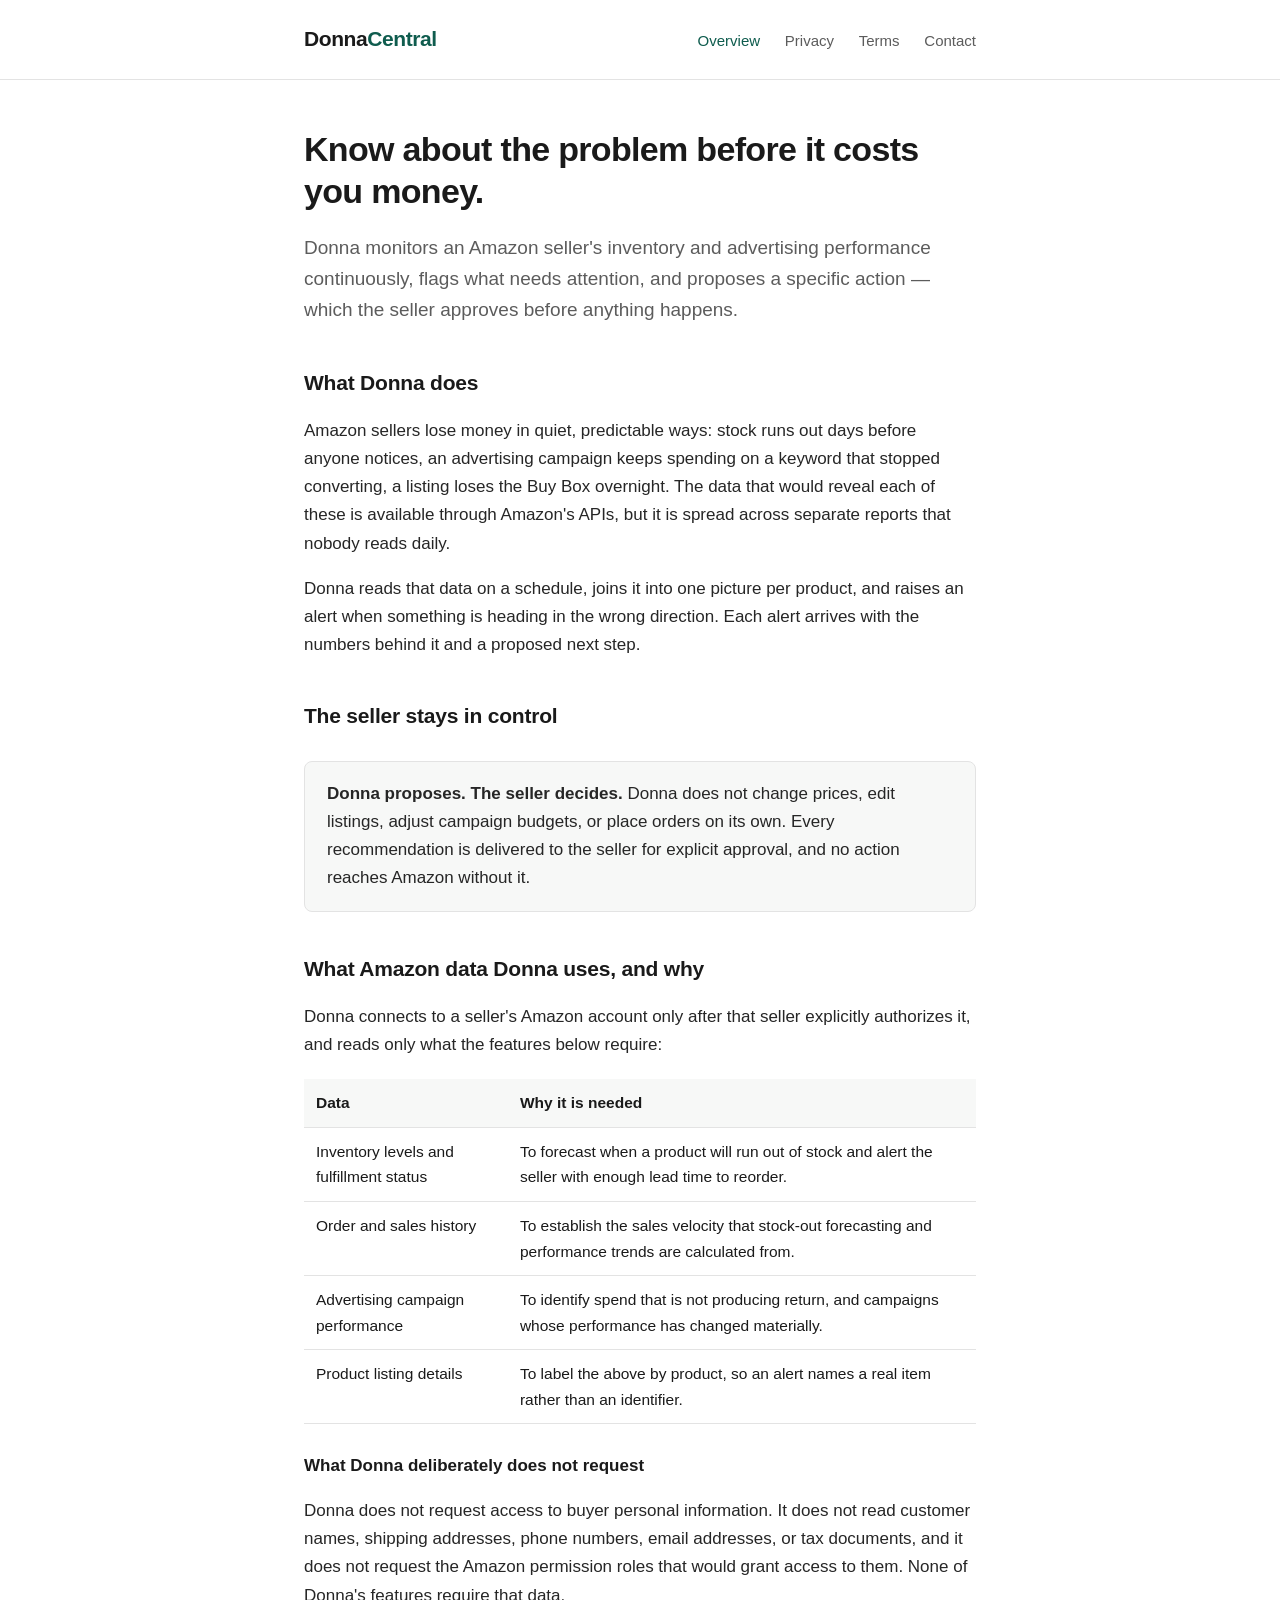
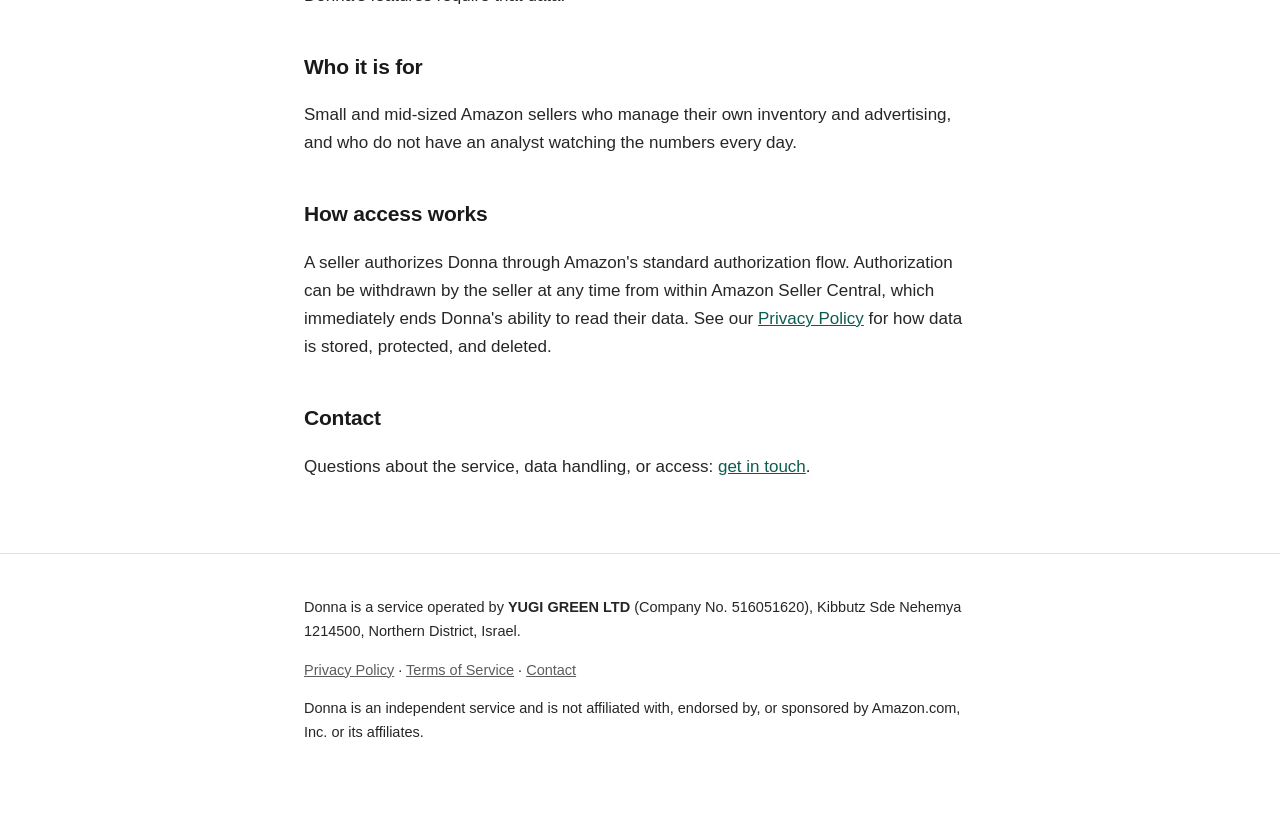
<file: index.html>
<!DOCTYPE html>
<html lang="en">
<head>
<meta charset="utf-8">
<meta name="viewport" content="width=device-width, initial-scale=1">
<title>Donna — Inventory and advertising monitoring for Amazon sellers</title>
<meta name="description" content="Donna monitors Amazon inventory and advertising performance, alerts sellers before problems cost money, and proposes actions the seller approves.">
<link rel="stylesheet" href="style.css">
</head>
<body>

<header>
  <div class="wrap">
    <a class="logo" href="/">Donna<span>Central</span></a>
    <nav>
      <a href="/" class="active">Overview</a>
      <a href="/privacy.html">Privacy</a>
      <a href="/terms.html">Terms</a>
      <a href="/contact.html">Contact</a>
    </nav>
  </div>
</header>

<main class="wrap">

  <h1>Know about the problem before it costs you money.</h1>
  <p class="lead">Donna monitors an Amazon seller's inventory and advertising performance continuously, flags what needs attention, and proposes a specific action &mdash; which the seller approves before anything happens.</p>

  <h2>What Donna does</h2>
  <p>Amazon sellers lose money in quiet, predictable ways: stock runs out days before anyone notices, an advertising campaign keeps spending on a keyword that stopped converting, a listing loses the Buy Box overnight. The data that would reveal each of these is available through Amazon's APIs, but it is spread across separate reports that nobody reads daily.</p>

  <p>Donna reads that data on a schedule, joins it into one picture per product, and raises an alert when something is heading in the wrong direction. Each alert arrives with the numbers behind it and a proposed next step.</p>

  <h2>The seller stays in control</h2>
  <div class="box">
    <p><strong>Donna proposes. The seller decides.</strong> Donna does not change prices, edit listings, adjust campaign budgets, or place orders on its own. Every recommendation is delivered to the seller for explicit approval, and no action reaches Amazon without it.</p>
  </div>

  <h2>What Amazon data Donna uses, and why</h2>
  <p>Donna connects to a seller's Amazon account only after that seller explicitly authorizes it, and reads only what the features below require:</p>

  <table>
    <tr>
      <th>Data</th>
      <th>Why it is needed</th>
    </tr>
    <tr>
      <td>Inventory levels and fulfillment status</td>
      <td>To forecast when a product will run out of stock and alert the seller with enough lead time to reorder.</td>
    </tr>
    <tr>
      <td>Order and sales history</td>
      <td>To establish the sales velocity that stock-out forecasting and performance trends are calculated from.</td>
    </tr>
    <tr>
      <td>Advertising campaign performance</td>
      <td>To identify spend that is not producing return, and campaigns whose performance has changed materially.</td>
    </tr>
    <tr>
      <td>Product listing details</td>
      <td>To label the above by product, so an alert names a real item rather than an identifier.</td>
    </tr>
  </table>

  <h3>What Donna deliberately does not request</h3>
  <p>Donna does not request access to buyer personal information. It does not read customer names, shipping addresses, phone numbers, email addresses, or tax documents, and it does not request the Amazon permission roles that would grant access to them. None of Donna's features require that data.</p>

  <h2>Who it is for</h2>
  <p>Small and mid-sized Amazon sellers who manage their own inventory and advertising, and who do not have an analyst watching the numbers every day.</p>

  <h2>How access works</h2>
  <p>A seller authorizes Donna through Amazon's standard authorization flow. Authorization can be withdrawn by the seller at any time from within Amazon Seller Central, which immediately ends Donna's ability to read their data. See our <a href="/privacy.html">Privacy Policy</a> for how data is stored, protected, and deleted.</p>

  <h2>Contact</h2>
  <p>Questions about the service, data handling, or access: <a href="/contact.html">get in touch</a>.</p>

</main>

<footer>
  <div class="wrap">
    <p>Donna is a service operated by <strong>YUGI GREEN LTD</strong> (Company No. 516051620), Kibbutz Sde Nehemya 1214500, Northern District, Israel.</p>
    <p><a href="/privacy.html">Privacy Policy</a> &middot; <a href="/terms.html">Terms of Service</a> &middot; <a href="/contact.html">Contact</a></p>
    <p>Donna is an independent service and is not affiliated with, endorsed by, or sponsored by Amazon.com, Inc. or its affiliates.</p>
  </div>
</footer>

</body>
</html>
</file>
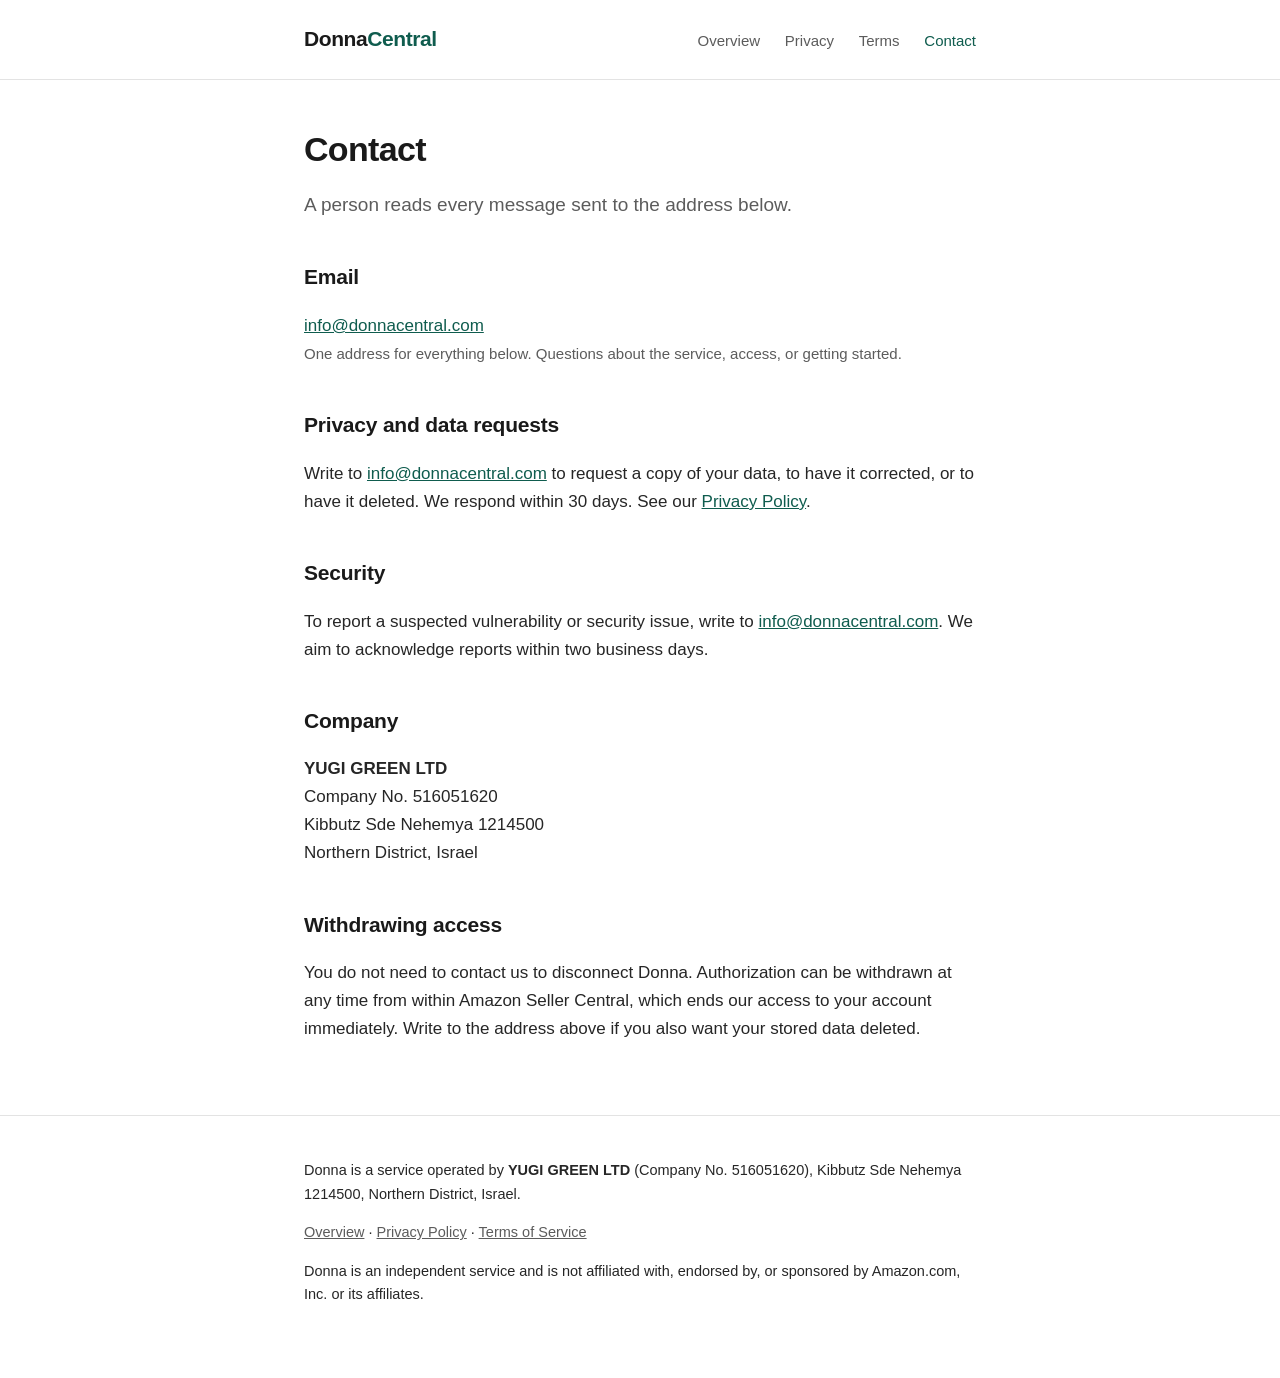
<file: contact.html>
<!DOCTYPE html>
<html lang="en">
<head>
<meta charset="utf-8">
<meta name="viewport" content="width=device-width, initial-scale=1">
<title>Contact — Donna</title>
<meta name="description" content="How to reach the team behind Donna.">
<link rel="stylesheet" href="style.css">
</head>
<body>

<header>
  <div class="wrap">
    <a class="logo" href="/">Donna<span>Central</span></a>
    <nav>
      <a href="/">Overview</a>
      <a href="/privacy.html">Privacy</a>
      <a href="/terms.html">Terms</a>
      <a href="/contact.html" class="active">Contact</a>
    </nav>
  </div>
</header>

<main class="wrap">

  <h1>Contact</h1>
  <p class="lead">A person reads every message sent to the address below.</p>

  <h2>Email</h2>
  <p><a href="mailto:info@donnacentral.com">info@donnacentral.com</a><br>
  <span class="meta">One address for everything below. Questions about the service, access, or getting started.</span></p>

  <h2>Privacy and data requests</h2>
  <p>Write to <a href="mailto:info@donnacentral.com">info@donnacentral.com</a> to request a copy of your data, to have it corrected, or to have it deleted. We respond within 30 days. See our <a href="/privacy.html">Privacy Policy</a>.</p>

  <h2>Security</h2>
  <p>To report a suspected vulnerability or security issue, write to <a href="mailto:info@donnacentral.com">info@donnacentral.com</a>. We aim to acknowledge reports within two business days.</p>

  <h2>Company</h2>
  <p><strong>YUGI GREEN LTD</strong><br>
  Company No. 516051620<br>
  Kibbutz Sde Nehemya 1214500<br>
  Northern District, Israel</p>

  <h2>Withdrawing access</h2>
  <p>You do not need to contact us to disconnect Donna. Authorization can be withdrawn at any time from within Amazon Seller Central, which ends our access to your account immediately. Write to the address above if you also want your stored data deleted.</p>

</main>

<footer>
  <div class="wrap">
    <p>Donna is a service operated by <strong>YUGI GREEN LTD</strong> (Company No. 516051620), Kibbutz Sde Nehemya 1214500, Northern District, Israel.</p>
    <p><a href="/">Overview</a> &middot; <a href="/privacy.html">Privacy Policy</a> &middot; <a href="/terms.html">Terms of Service</a></p>
    <p>Donna is an independent service and is not affiliated with, endorsed by, or sponsored by Amazon.com, Inc. or its affiliates.</p>
  </div>
</footer>

</body>
</html>
</file>
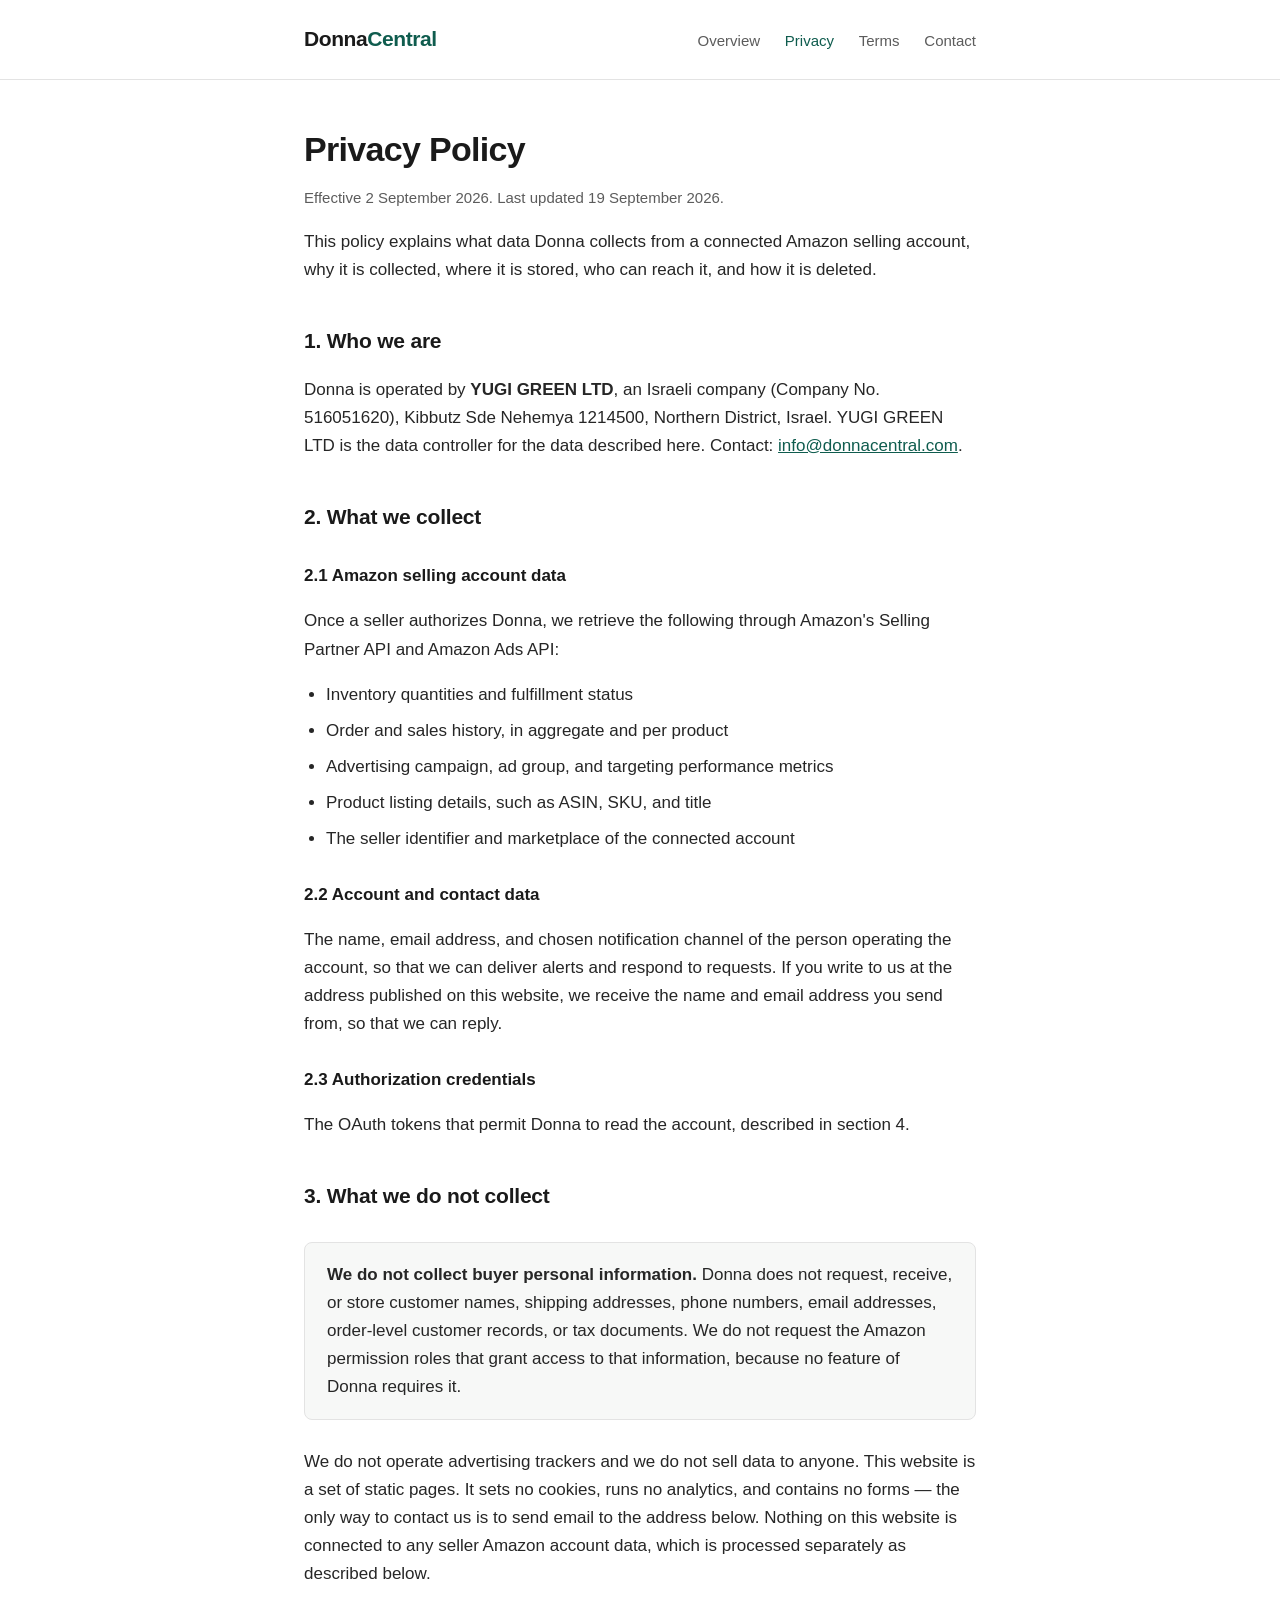
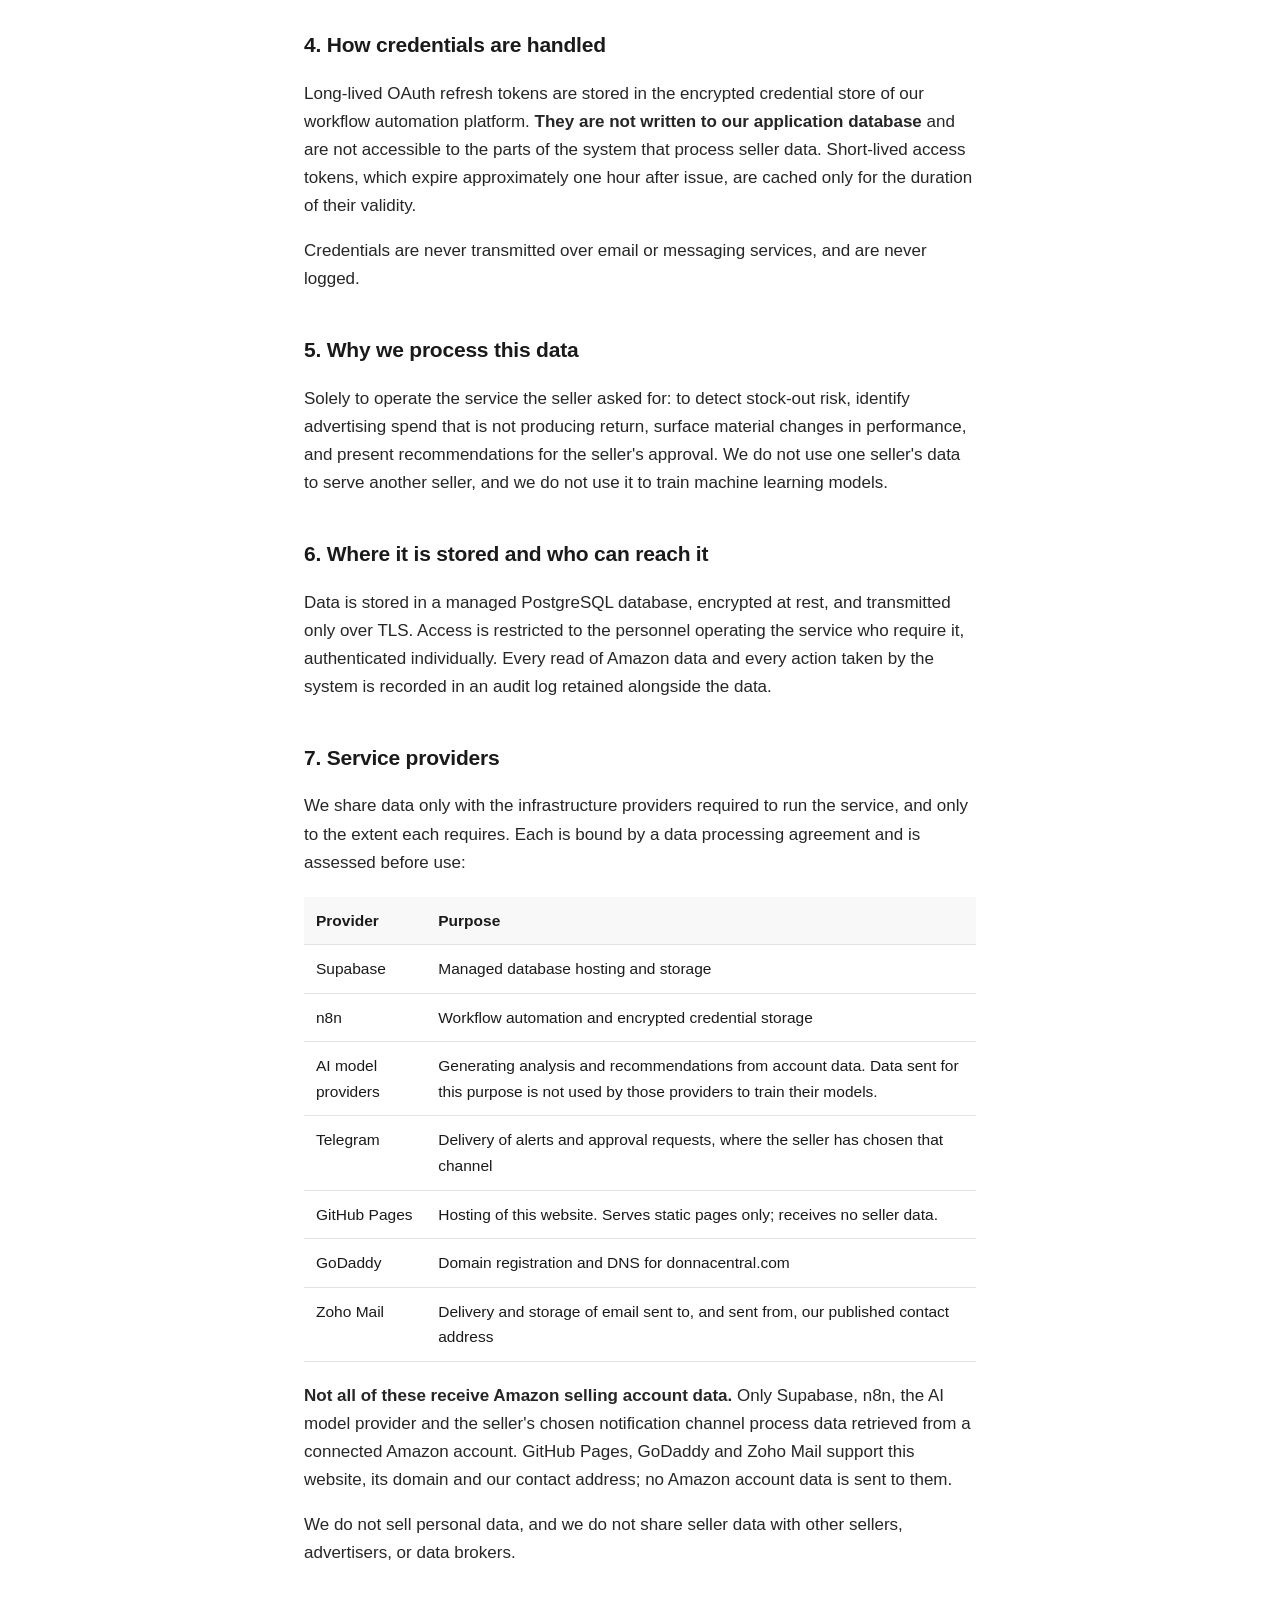
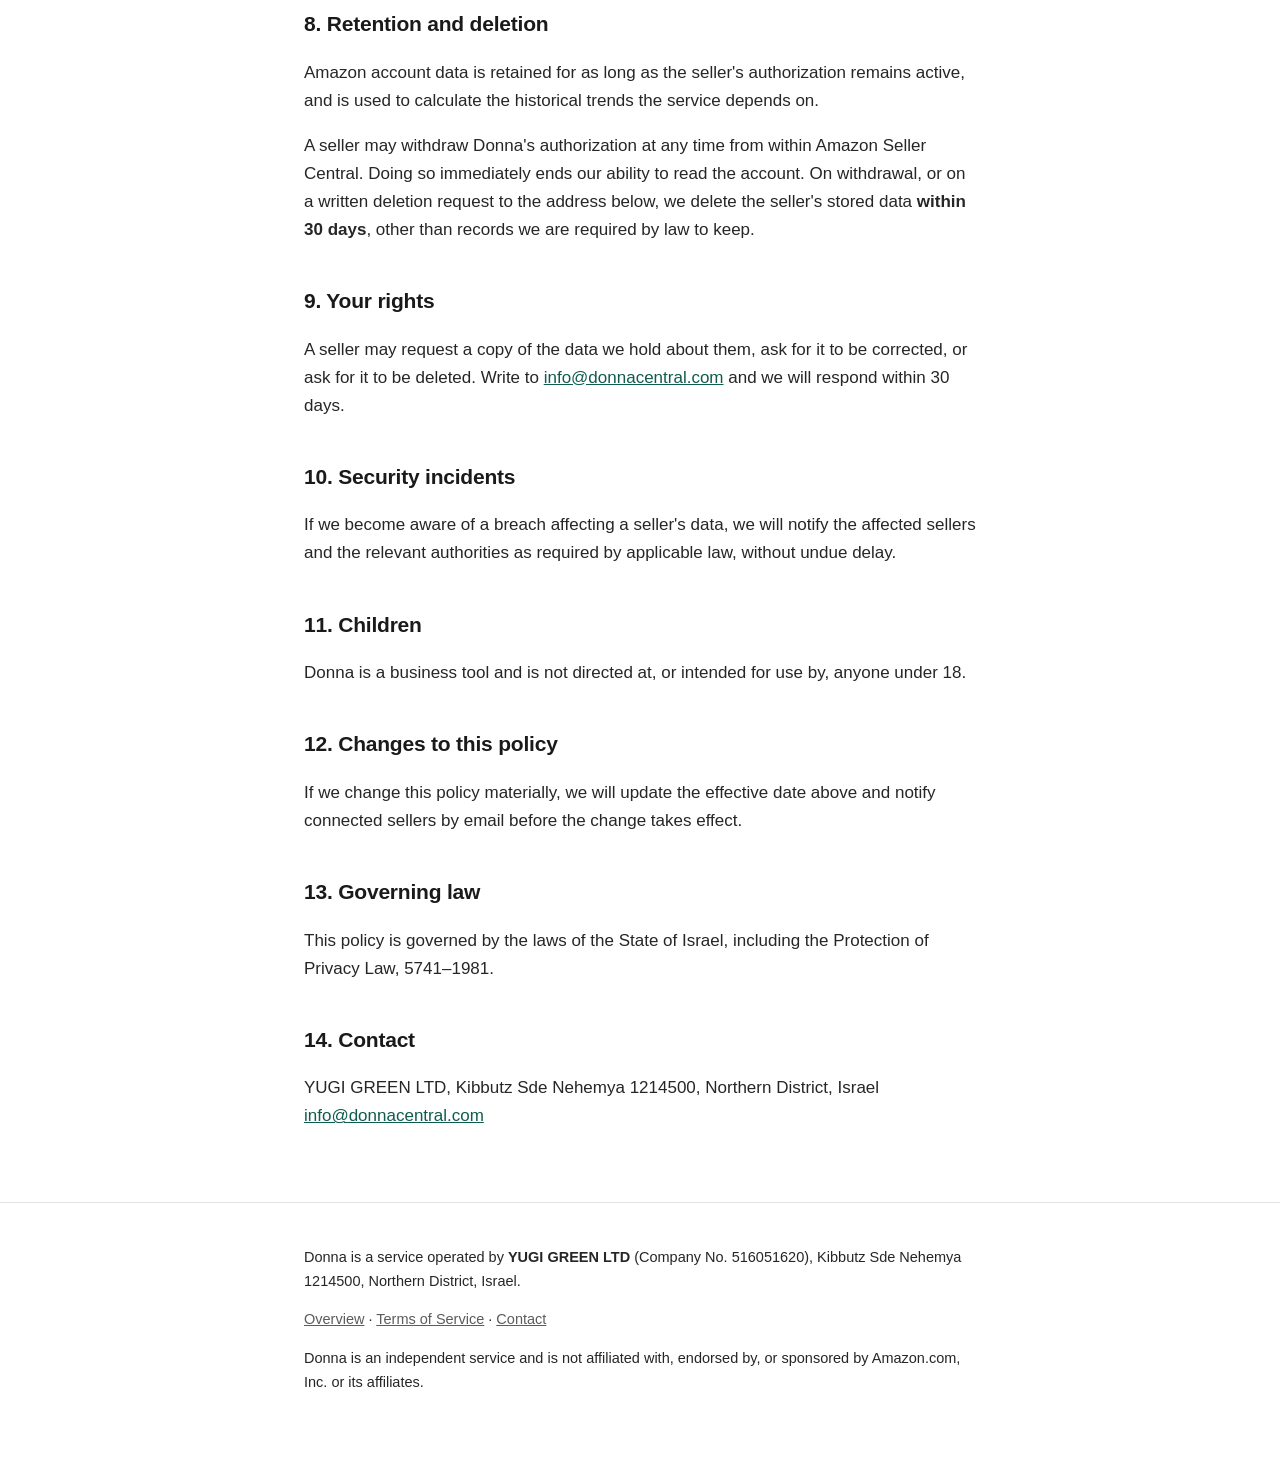
<file: privacy.html>
<!DOCTYPE html>
<html lang="en">
<head>
<meta charset="utf-8">
<meta name="viewport" content="width=device-width, initial-scale=1">
<title>Privacy Policy — Donna</title>
<meta name="description" content="How Donna collects, stores, protects, and deletes Amazon seller data.">
<link rel="stylesheet" href="style.css">
</head>
<body>

<header>
  <div class="wrap">
    <a class="logo" href="/">Donna<span>Central</span></a>
    <nav>
      <a href="/">Overview</a>
      <a href="/privacy.html" class="active">Privacy</a>
      <a href="/terms.html">Terms</a>
      <a href="/contact.html">Contact</a>
    </nav>
  </div>
</header>

<main class="wrap">

  <h1>Privacy Policy</h1>
  <p class="meta">Effective 2 September 2026. Last updated 19 September 2026.</p>

  <p>This policy explains what data Donna collects from a connected Amazon selling account, why it is collected, where it is stored, who can reach it, and how it is deleted.</p>

  <h2>1. Who we are</h2>
  <p>Donna is operated by <strong>YUGI GREEN LTD</strong>, an Israeli company (Company No. 516051620), Kibbutz Sde Nehemya 1214500, Northern District, Israel. YUGI GREEN LTD is the data controller for the data described here. Contact: <a href="mailto:info@donnacentral.com">info@donnacentral.com</a>.</p>

  <h2>2. What we collect</h2>

  <h3>2.1 Amazon selling account data</h3>
  <p>Once a seller authorizes Donna, we retrieve the following through Amazon's Selling Partner API and Amazon Ads API:</p>
  <ul>
    <li>Inventory quantities and fulfillment status</li>
    <li>Order and sales history, in aggregate and per product</li>
    <li>Advertising campaign, ad group, and targeting performance metrics</li>
    <li>Product listing details, such as ASIN, SKU, and title</li>
    <li>The seller identifier and marketplace of the connected account</li>
  </ul>

  <h3>2.2 Account and contact data</h3>
  <p>The name, email address, and chosen notification channel of the person operating the account, so that we can deliver alerts and respond to requests. If you write to us at the address published on this website, we receive the name and email address you send from, so that we can reply.</p>

  <h3>2.3 Authorization credentials</h3>
  <p>The OAuth tokens that permit Donna to read the account, described in section 4.</p>

  <h2>3. What we do not collect</h2>
  <div class="box">
    <p><strong>We do not collect buyer personal information.</strong> Donna does not request, receive, or store customer names, shipping addresses, phone numbers, email addresses, order-level customer records, or tax documents. We do not request the Amazon permission roles that grant access to that information, because no feature of Donna requires it.</p>
  </div>
  <p>We do not operate advertising trackers and we do not sell data to anyone. This website is a set of static pages. It sets no cookies, runs no analytics, and contains no forms &mdash; the only way to contact us is to send email to the address below. Nothing on this website is connected to any seller Amazon account data, which is processed separately as described below.</p>

  <h2>4. How credentials are handled</h2>
  <p>Long-lived OAuth refresh tokens are stored in the encrypted credential store of our workflow automation platform. <strong>They are not written to our application database</strong> and are not accessible to the parts of the system that process seller data. Short-lived access tokens, which expire approximately one hour after issue, are cached only for the duration of their validity.</p>
  <p>Credentials are never transmitted over email or messaging services, and are never logged.</p>

  <h2>5. Why we process this data</h2>
  <p>Solely to operate the service the seller asked for: to detect stock-out risk, identify advertising spend that is not producing return, surface material changes in performance, and present recommendations for the seller's approval. We do not use one seller's data to serve another seller, and we do not use it to train machine learning models.</p>

  <h2>6. Where it is stored and who can reach it</h2>
  <p>Data is stored in a managed PostgreSQL database, encrypted at rest, and transmitted only over TLS. Access is restricted to the personnel operating the service who require it, authenticated individually. Every read of Amazon data and every action taken by the system is recorded in an audit log retained alongside the data.</p>

  <h2>7. Service providers</h2>
  <p>We share data only with the infrastructure providers required to run the service, and only to the extent each requires. Each is bound by a data processing agreement and is assessed before use:</p>
  <table>
    <tr><th>Provider</th><th>Purpose</th></tr>
    <tr><td>Supabase</td><td>Managed database hosting and storage</td></tr>
    <tr><td>n8n</td><td>Workflow automation and encrypted credential storage</td></tr>
    <tr><td>AI model providers</td><td>Generating analysis and recommendations from account data. Data sent for this purpose is not used by those providers to train their models.</td></tr>
    <tr><td>Telegram</td><td>Delivery of alerts and approval requests, where the seller has chosen that channel</td></tr>
    <tr><td>GitHub Pages</td><td>Hosting of this website. Serves static pages only; receives no seller data.</td></tr>
    <tr><td>GoDaddy</td><td>Domain registration and DNS for donnacentral.com</td></tr>
    <tr><td>Zoho Mail</td><td>Delivery and storage of email sent to, and sent from, our published contact address</td></tr>
  </table>
  <p><strong>Not all of these receive Amazon selling account data.</strong> Only Supabase, n8n, the AI model provider and the seller's chosen notification channel process data retrieved from a connected Amazon account. GitHub Pages, GoDaddy and Zoho Mail support this website, its domain and our contact address; no Amazon account data is sent to them.</p>
  <p>We do not sell personal data, and we do not share seller data with other sellers, advertisers, or data brokers.</p>

  <h2>8. Retention and deletion</h2>
  <p>Amazon account data is retained for as long as the seller's authorization remains active, and is used to calculate the historical trends the service depends on.</p>
  <p>A seller may withdraw Donna's authorization at any time from within Amazon Seller Central. Doing so immediately ends our ability to read the account. On withdrawal, or on a written deletion request to the address below, we delete the seller's stored data <strong>within 30 days</strong>, other than records we are required by law to keep.</p>

  <h2>9. Your rights</h2>
  <p>A seller may request a copy of the data we hold about them, ask for it to be corrected, or ask for it to be deleted. Write to <a href="mailto:info@donnacentral.com">info@donnacentral.com</a> and we will respond within 30 days.</p>

  <h2>10. Security incidents</h2>
  <p>If we become aware of a breach affecting a seller's data, we will notify the affected sellers and the relevant authorities as required by applicable law, without undue delay.</p>

  <h2>11. Children</h2>
  <p>Donna is a business tool and is not directed at, or intended for use by, anyone under 18.</p>

  <h2>12. Changes to this policy</h2>
  <p>If we change this policy materially, we will update the effective date above and notify connected sellers by email before the change takes effect.</p>

  <h2>13. Governing law</h2>
  <p>This policy is governed by the laws of the State of Israel, including the Protection of Privacy Law, 5741&ndash;1981.</p>

  <h2>14. Contact</h2>
  <p>YUGI GREEN LTD, Kibbutz Sde Nehemya 1214500, Northern District, Israel<br>
  <a href="mailto:info@donnacentral.com">info@donnacentral.com</a></p>

</main>

<footer>
  <div class="wrap">
    <p>Donna is a service operated by <strong>YUGI GREEN LTD</strong> (Company No. 516051620), Kibbutz Sde Nehemya 1214500, Northern District, Israel.</p>
    <p><a href="/">Overview</a> &middot; <a href="/terms.html">Terms of Service</a> &middot; <a href="/contact.html">Contact</a></p>
    <p>Donna is an independent service and is not affiliated with, endorsed by, or sponsored by Amazon.com, Inc. or its affiliates.</p>
  </div>
</footer>

</body>
</html>
</file>
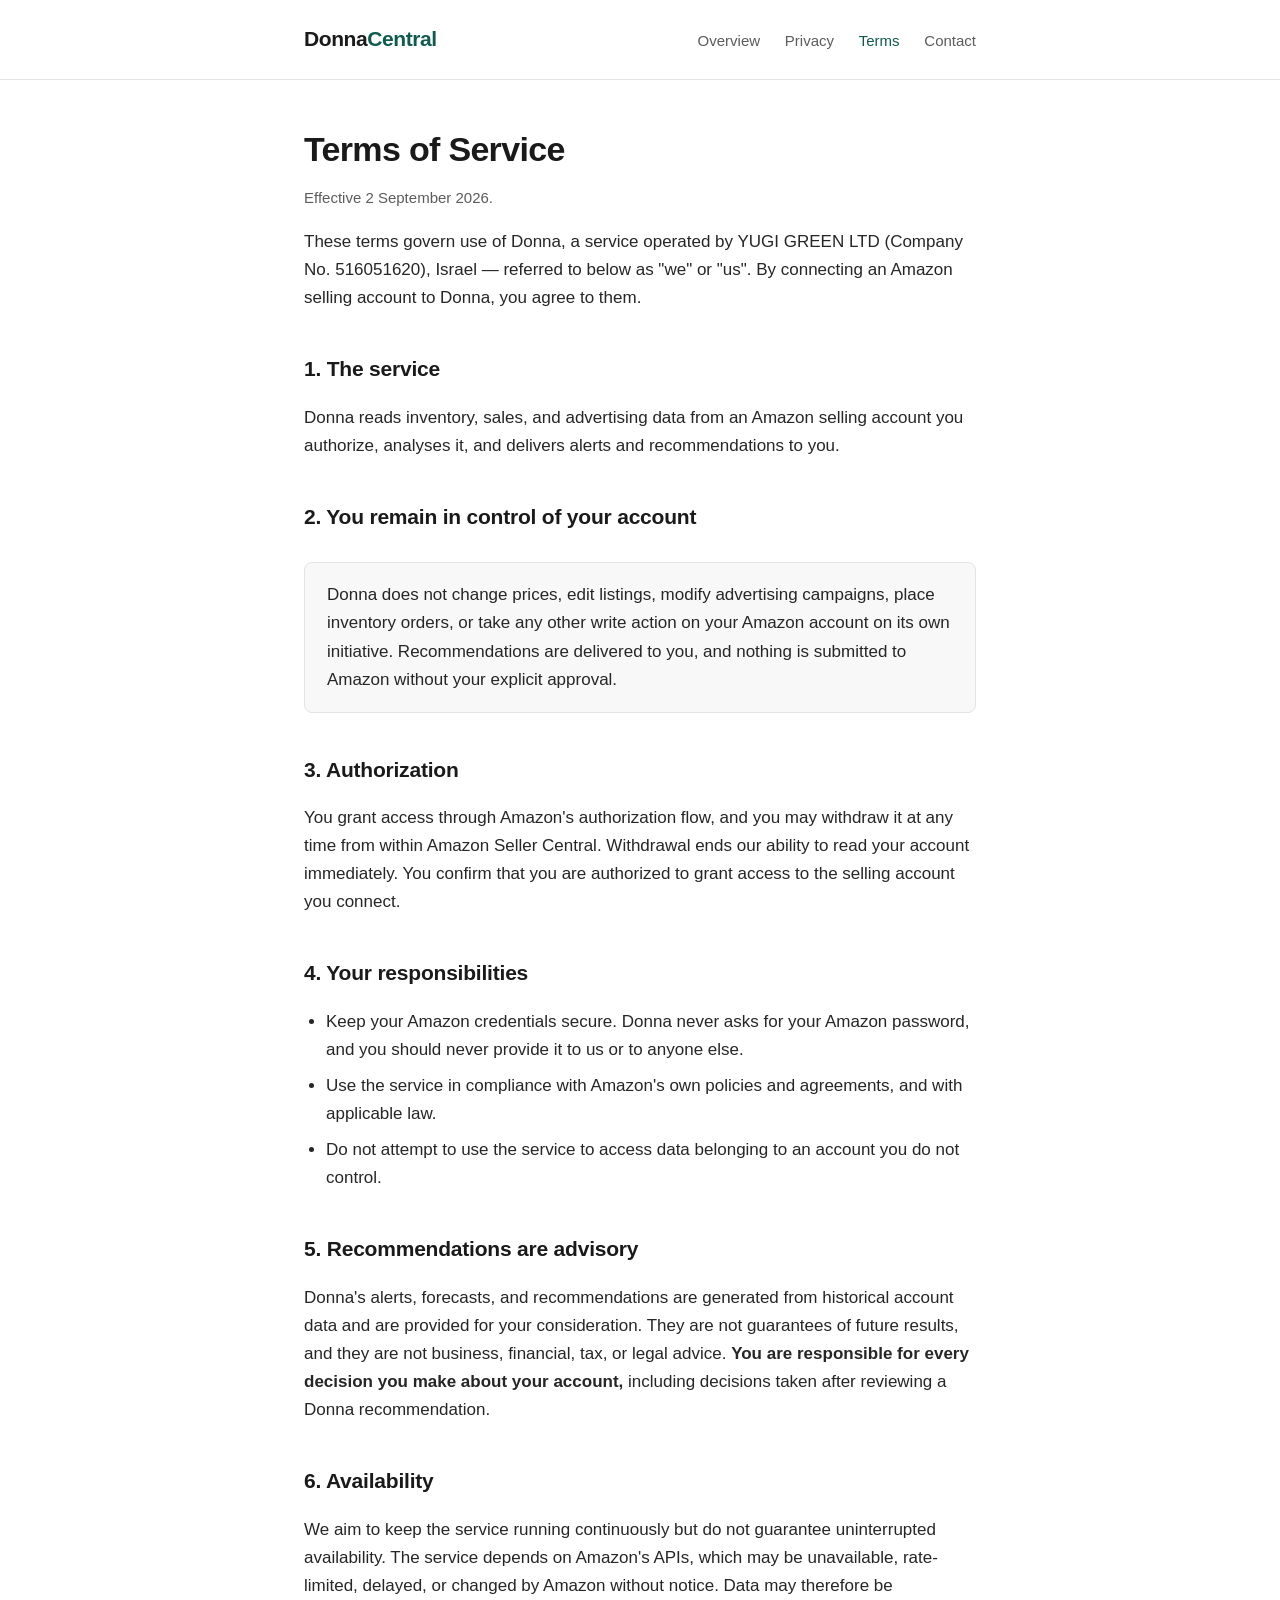
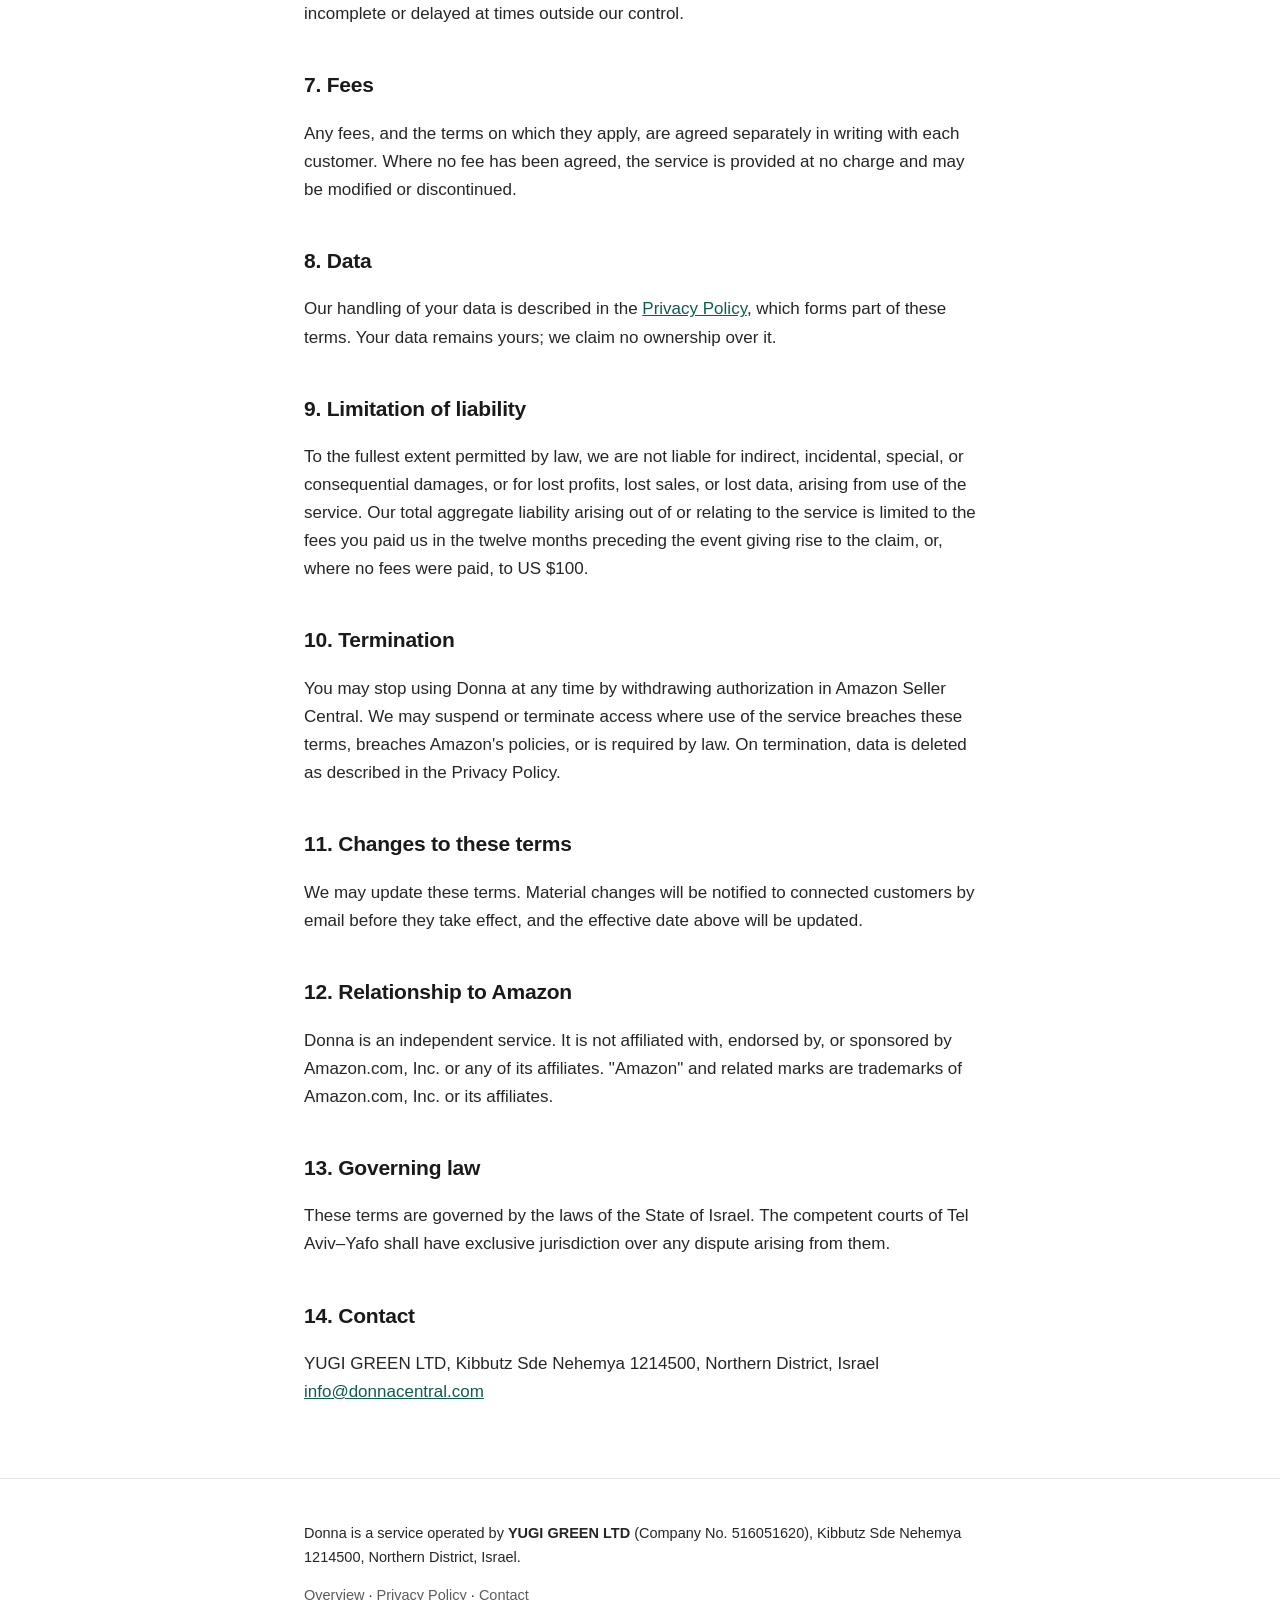
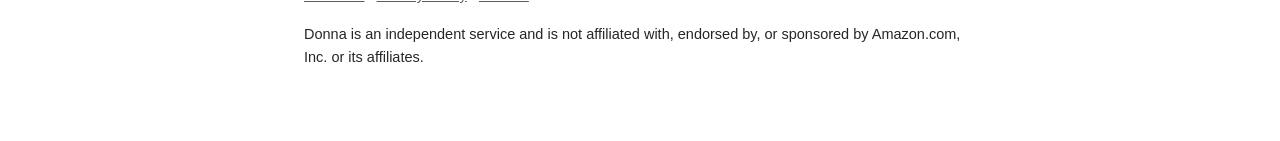
<file: terms.html>
<!DOCTYPE html>
<html lang="en">
<head>
<meta charset="utf-8">
<meta name="viewport" content="width=device-width, initial-scale=1">
<title>Terms of Service — Donna</title>
<meta name="description" content="Terms governing use of the Donna service.">
<link rel="stylesheet" href="style.css">
</head>
<body>

<header>
  <div class="wrap">
    <a class="logo" href="/">Donna<span>Central</span></a>
    <nav>
      <a href="/">Overview</a>
      <a href="/privacy.html">Privacy</a>
      <a href="/terms.html" class="active">Terms</a>
      <a href="/contact.html">Contact</a>
    </nav>
  </div>
</header>

<main class="wrap">

  <h1>Terms of Service</h1>
  <p class="meta">Effective 2 September 2026.</p>

  <p>These terms govern use of Donna, a service operated by YUGI GREEN LTD (Company No. 516051620), Israel &mdash; referred to below as "we" or "us". By connecting an Amazon selling account to Donna, you agree to them.</p>

  <h2>1. The service</h2>
  <p>Donna reads inventory, sales, and advertising data from an Amazon selling account you authorize, analyses it, and delivers alerts and recommendations to you.</p>

  <h2>2. You remain in control of your account</h2>
  <div class="box">
    <p>Donna does not change prices, edit listings, modify advertising campaigns, place inventory orders, or take any other write action on your Amazon account on its own initiative. Recommendations are delivered to you, and nothing is submitted to Amazon without your explicit approval.</p>
  </div>

  <h2>3. Authorization</h2>
  <p>You grant access through Amazon's authorization flow, and you may withdraw it at any time from within Amazon Seller Central. Withdrawal ends our ability to read your account immediately. You confirm that you are authorized to grant access to the selling account you connect.</p>

  <h2>4. Your responsibilities</h2>
  <ul>
    <li>Keep your Amazon credentials secure. Donna never asks for your Amazon password, and you should never provide it to us or to anyone else.</li>
    <li>Use the service in compliance with Amazon's own policies and agreements, and with applicable law.</li>
    <li>Do not attempt to use the service to access data belonging to an account you do not control.</li>
  </ul>

  <h2>5. Recommendations are advisory</h2>
  <p>Donna's alerts, forecasts, and recommendations are generated from historical account data and are provided for your consideration. They are not guarantees of future results, and they are not business, financial, tax, or legal advice. <strong>You are responsible for every decision you make about your account,</strong> including decisions taken after reviewing a Donna recommendation.</p>

  <h2>6. Availability</h2>
  <p>We aim to keep the service running continuously but do not guarantee uninterrupted availability. The service depends on Amazon's APIs, which may be unavailable, rate-limited, delayed, or changed by Amazon without notice. Data may therefore be incomplete or delayed at times outside our control.</p>

  <h2>7. Fees</h2>
  <p>Any fees, and the terms on which they apply, are agreed separately in writing with each customer. Where no fee has been agreed, the service is provided at no charge and may be modified or discontinued.</p>

  <h2>8. Data</h2>
  <p>Our handling of your data is described in the <a href="/privacy.html">Privacy Policy</a>, which forms part of these terms. Your data remains yours; we claim no ownership over it.</p>

  <h2>9. Limitation of liability</h2>
  <p>To the fullest extent permitted by law, we are not liable for indirect, incidental, special, or consequential damages, or for lost profits, lost sales, or lost data, arising from use of the service. Our total aggregate liability arising out of or relating to the service is limited to the fees you paid us in the twelve months preceding the event giving rise to the claim, or, where no fees were paid, to US $100.</p>

  <h2>10. Termination</h2>
  <p>You may stop using Donna at any time by withdrawing authorization in Amazon Seller Central. We may suspend or terminate access where use of the service breaches these terms, breaches Amazon's policies, or is required by law. On termination, data is deleted as described in the Privacy Policy.</p>

  <h2>11. Changes to these terms</h2>
  <p>We may update these terms. Material changes will be notified to connected customers by email before they take effect, and the effective date above will be updated.</p>

  <h2>12. Relationship to Amazon</h2>
  <p>Donna is an independent service. It is not affiliated with, endorsed by, or sponsored by Amazon.com, Inc. or any of its affiliates. "Amazon" and related marks are trademarks of Amazon.com, Inc. or its affiliates.</p>

  <h2>13. Governing law</h2>
  <p>These terms are governed by the laws of the State of Israel. The competent courts of Tel Aviv&ndash;Yafo shall have exclusive jurisdiction over any dispute arising from them.</p>

  <h2>14. Contact</h2>
  <p>YUGI GREEN LTD, Kibbutz Sde Nehemya 1214500, Northern District, Israel<br>
  <a href="mailto:info@donnacentral.com">info@donnacentral.com</a></p>

</main>

<footer>
  <div class="wrap">
    <p>Donna is a service operated by <strong>YUGI GREEN LTD</strong> (Company No. 516051620), Kibbutz Sde Nehemya 1214500, Northern District, Israel.</p>
    <p><a href="/">Overview</a> &middot; <a href="/privacy.html">Privacy Policy</a> &middot; <a href="/contact.html">Contact</a></p>
    <p>Donna is an independent service and is not affiliated with, endorsed by, or sponsored by Amazon.com, Inc. or its affiliates.</p>
  </div>
</footer>

</body>
</html>
</file>
<file: style.css>
:root {
  --ink: #1a1a1a;
  --muted: #5c5c5c;
  --line: #e3e3e3;
  --accent: #0f5c4e;
  --bg: #ffffff;
  --soft: #f7f8f7;
}

* { box-sizing: border-box; }

body {
  margin: 0;
  font-family: -apple-system, BlinkMacSystemFont, "Segoe UI", Roboto, Helvetica, Arial, sans-serif;
  font-size: 17px;
  line-height: 1.65;
  color: var(--ink);
  background: var(--bg);
}

.wrap {
  max-width: 720px;
  margin: 0 auto;
  padding: 0 24px;
}

header {
  border-bottom: 1px solid var(--line);
  padding: 22px 0;
  margin-bottom: 48px;
}

header .wrap {
  display: flex;
  align-items: baseline;
  justify-content: space-between;
  flex-wrap: wrap;
  gap: 12px;
}

.logo {
  font-size: 21px;
  font-weight: 700;
  letter-spacing: -0.02em;
  color: var(--ink);
  text-decoration: none;
}

.logo span { color: var(--accent); }

nav a {
  color: var(--muted);
  text-decoration: none;
  margin-left: 20px;
  font-size: 15px;
}

nav a:hover, nav a.active { color: var(--accent); }

h1 {
  font-size: 34px;
  line-height: 1.25;
  letter-spacing: -0.02em;
  margin: 0 0 16px;
}

h2 {
  font-size: 21px;
  margin: 40px 0 12px;
  letter-spacing: -0.01em;
}

h3 {
  font-size: 17px;
  margin: 28px 0 8px;
}

p, li { color: #262626; }

.lead {
  font-size: 19px;
  color: var(--muted);
  margin-bottom: 36px;
}

a { color: var(--accent); }

ul { padding-left: 22px; }
li { margin-bottom: 8px; }

table {
  width: 100%;
  border-collapse: collapse;
  margin: 20px 0;
  font-size: 15.5px;
}

th, td {
  text-align: left;
  padding: 11px 12px;
  border-bottom: 1px solid var(--line);
  vertical-align: top;
}

th {
  background: var(--soft);
  font-weight: 600;
}

.box {
  background: var(--soft);
  border: 1px solid var(--line);
  border-radius: 8px;
  padding: 18px 22px;
  margin: 28px 0;
}

.box p:first-child { margin-top: 0; }
.box p:last-child { margin-bottom: 0; }

.meta {
  font-size: 15px;
  color: var(--muted);
}

footer {
  border-top: 1px solid var(--line);
  margin-top: 72px;
  padding: 28px 0 56px;
  font-size: 14.5px;
  color: var(--muted);
}

footer a { color: var(--muted); }

@media (max-width: 560px) {
  h1 { font-size: 27px; }
  nav a { margin: 0 16px 0 0; }
  header .wrap { display: block; }
  nav { margin-top: 10px; }
}
</file>
